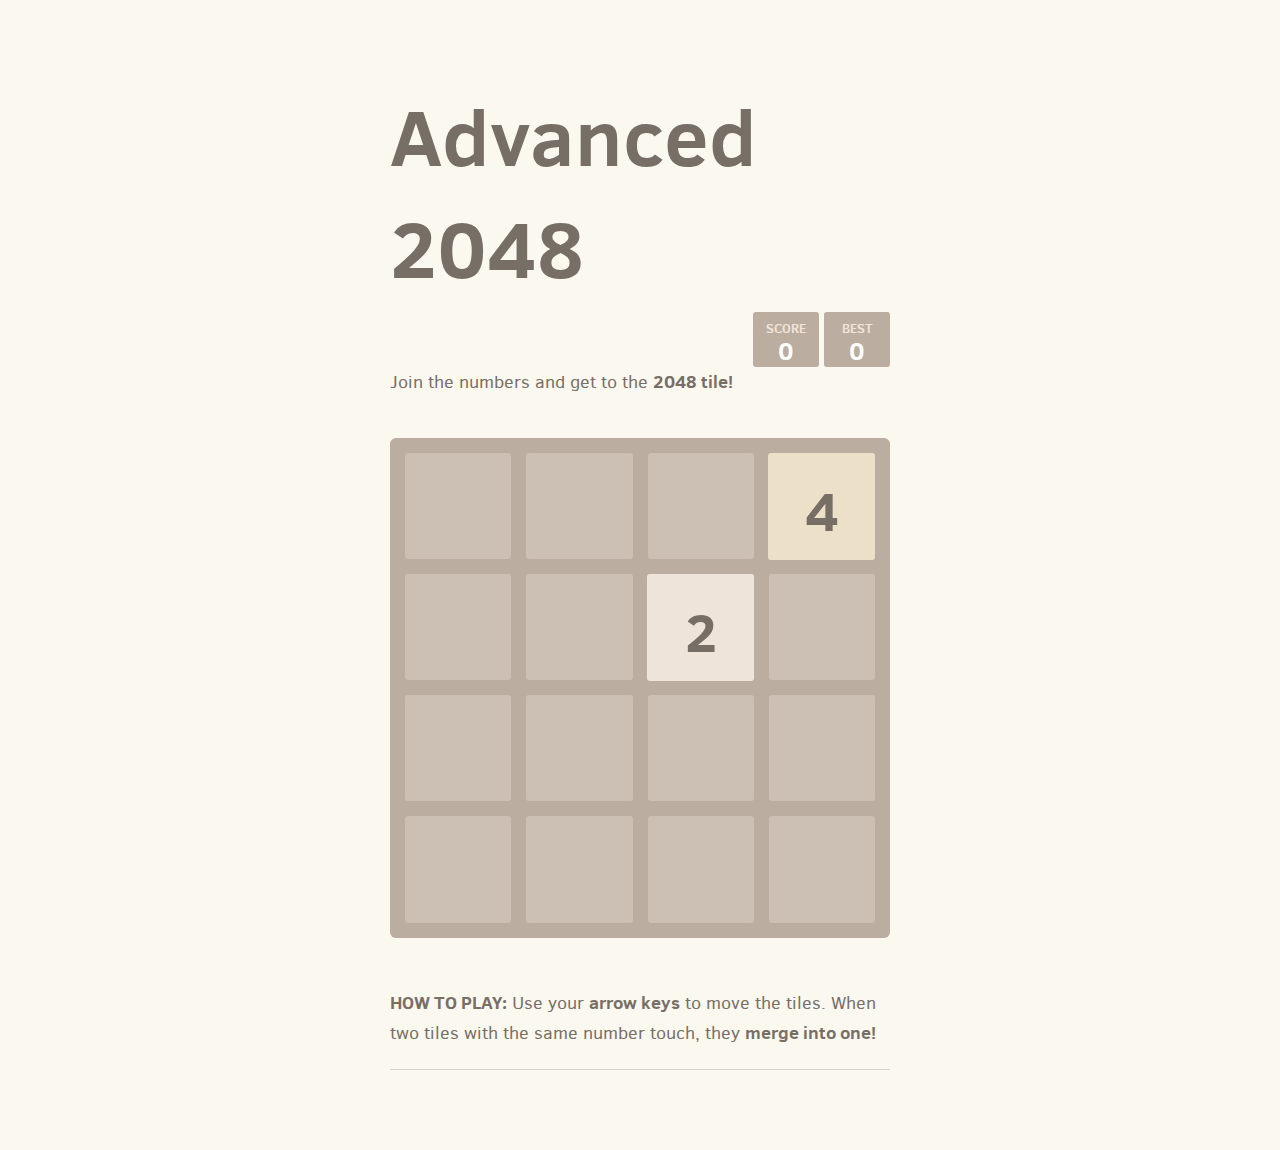
<file: 2048/index.html>
<!DOCTYPE html>
<html>
<head>
  <meta charset="utf-8">
  <title>Advanced 2048</title>

  <link href="style/main.css" rel="stylesheet" type="text/css">
  <link rel="shortcut icon" href="favicon.ico">
  <link rel="apple-touch-icon" href="meta/apple-touch-icon.png">
  <meta name="apple-mobile-web-app-capable" content="yes">

  <meta name="HandheldFriendly" content="True">
  <meta name="MobileOptimized" content="320">
  <meta name="viewport" content="width=device-width, target-densitydpi=160dpi, initial-scale=1.0, maximum-scale=1, user-scalable=no, minimal-ui">
</head>
<body>
  <div class="container">
    <div class="heading">
      <h1 class="title">Advanced 2048</h1>
      <div class="scores-container">
        <div class="score-container">0</div>
        <div class="best-container">0</div>
      </div>
    </div>
    <p class="game-intro">Join the numbers and get to the <strong>2048 tile!</strong></p>

    <div class="game-container">
      <div class="game-message">
        <p></p>
        <div class="lower">
          <a class="keep-playing-button">Keep going</a>
          <a class="retry-button">Try again</a>
        </div>
      </div>

      <div class="grid-container">
        <div class="grid-row">
          <div class="grid-cell"></div>
          <div class="grid-cell"></div>
          <div class="grid-cell"></div>
          <div class="grid-cell"></div>
        </div>
        <div class="grid-row">
          <div class="grid-cell"></div>
          <div class="grid-cell"></div>
          <div class="grid-cell"></div>
          <div class="grid-cell"></div>
        </div>
        <div class="grid-row">
          <div class="grid-cell"></div>
          <div class="grid-cell"></div>
          <div class="grid-cell"></div>
          <div class="grid-cell"></div>
        </div>
        <div class="grid-row">
          <div class="grid-cell"></div>
          <div class="grid-cell"></div>
          <div class="grid-cell"></div>
          <div class="grid-cell"></div>
        </div>
      </div>

      <div class="tile-container">

      </div>
    </div>

    <p class="game-explanation">
      <strong class="important">How to play:</strong> Use your <strong>arrow keys</strong> to move the tiles. When two tiles with the same number touch, they <strong>merge into one!</strong>
    </p>
    <hr>

  </div>

  <script src="js/animframe_polyfill.js"></script>
  <script src="js/keyboard_input_manager.js"></script>
  <script src="js/html_actuator.js"></script>
  <script src="js/grid.js"></script>
  <script src="js/tile.js"></script>
  <script src="js/local_score_manager.js"></script>
  <script src="js/game_manager.js"></script>
  <script src="js/application.js"></script>
</body>
</html>
</file>
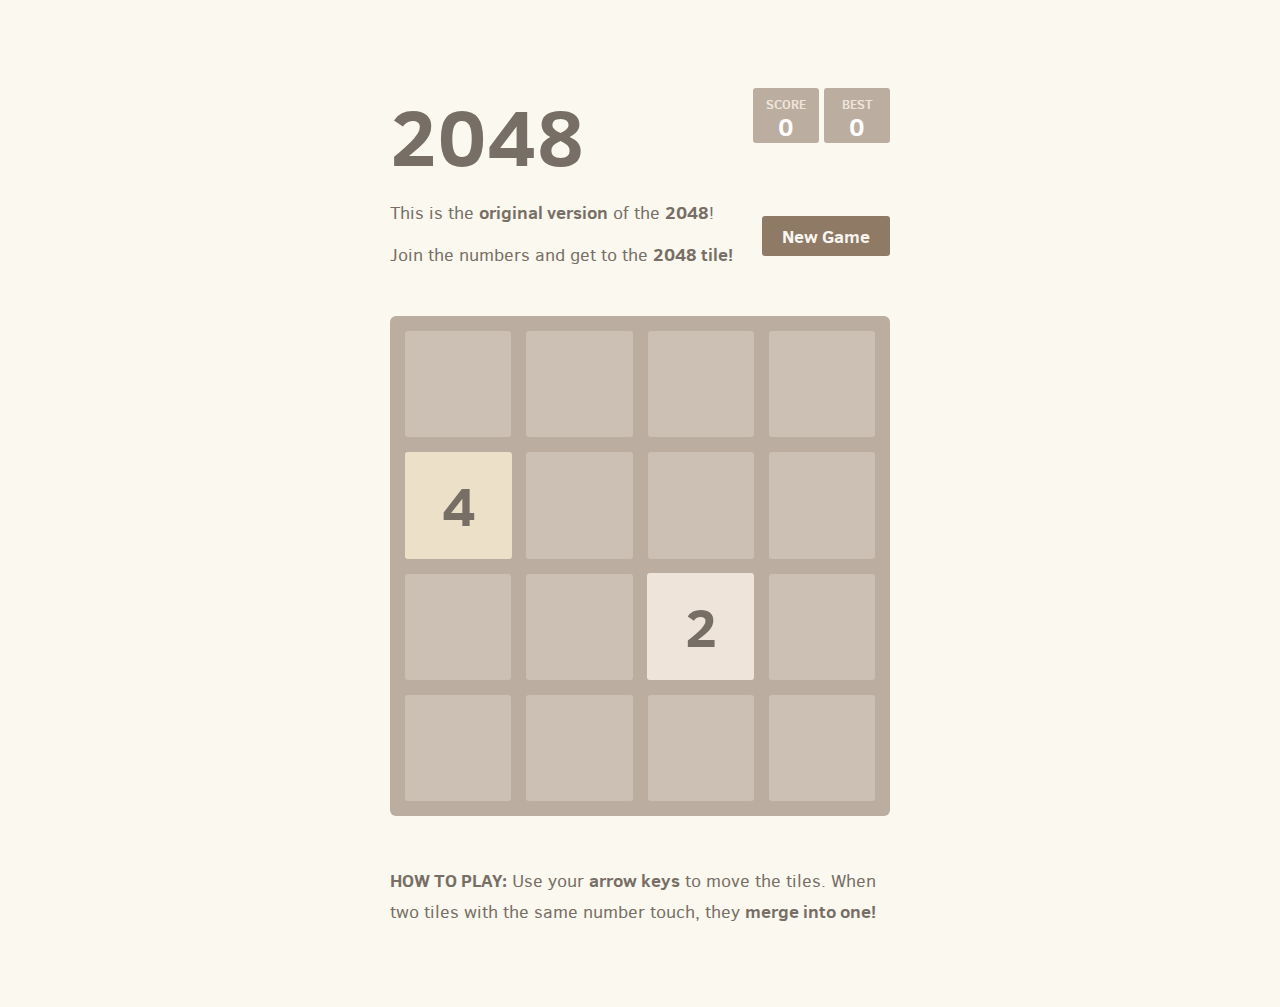
<file: 2048_original/index.html>
<!DOCTYPE html>
<html>
<head>
  <meta charset="utf-8">
  <title>2048</title>

  <link href="style/main.css" rel="stylesheet" type="text/css">
  <link rel="shortcut icon" href="favicon.ico">
  <link rel="apple-touch-icon" href="meta/apple-touch-icon.png">
  <link rel="apple-touch-startup-image" href="meta/apple-touch-startup-image-640x1096.png" media="(device-width: 320px) and (device-height: 568px) and (-webkit-device-pixel-ratio: 2)"> <!-- iPhone 5+ -->
  <link rel="apple-touch-startup-image" href="meta/apple-touch-startup-image-640x920.png"  media="(device-width: 320px) and (device-height: 480px) and (-webkit-device-pixel-ratio: 2)"> <!-- iPhone, retina -->
  <meta name="apple-mobile-web-app-capable" content="yes">
  <meta name="apple-mobile-web-app-status-bar-style" content="black">

  <meta name="HandheldFriendly" content="True">
  <meta name="MobileOptimized" content="320">
  <meta name="viewport" content="width=device-width, target-densitydpi=160dpi, initial-scale=1.0, maximum-scale=1, user-scalable=no, minimal-ui">
</head>
<body>
  <div class="container">
    <div class="heading">
      <h1 class="title">2048</h1>
      <div class="scores-container">
        <div class="score-container">0</div>
        <div class="best-container">0</div>
      </div>
    </div>

    <div class="above-game">
		<p class="game-intro">
			This is the <strong>original version</strong> of the <strong>2048</strong>!
			</br>
			Join the numbers and get to the <strong>2048 tile!</strong>
		</p>
		</br>
      <a class="restart-button">New Game</a>
    </div>

    <div class="game-container">
      <div class="game-message">
        <p></p>
        <div class="lower">
	        <a class="keep-playing-button">Keep going</a>
          <a class="retry-button">Try again</a>
        </div>
      </div>

      <div class="grid-container">
        <div class="grid-row">
          <div class="grid-cell"></div>
          <div class="grid-cell"></div>
          <div class="grid-cell"></div>
          <div class="grid-cell"></div>
        </div>
        <div class="grid-row">
          <div class="grid-cell"></div>
          <div class="grid-cell"></div>
          <div class="grid-cell"></div>
          <div class="grid-cell"></div>
        </div>
        <div class="grid-row">
          <div class="grid-cell"></div>
          <div class="grid-cell"></div>
          <div class="grid-cell"></div>
          <div class="grid-cell"></div>
        </div>
        <div class="grid-row">
          <div class="grid-cell"></div>
          <div class="grid-cell"></div>
          <div class="grid-cell"></div>
          <div class="grid-cell"></div>
        </div>
      </div>

      <div class="tile-container">

      </div>
    </div>

    <p class="game-explanation">

      <strong class="important">How to play:</strong> Use your <strong>arrow keys</strong> to move the tiles. When two tiles with the same number touch, they <strong>merge into one!</strong>
    </p>
 
  </div>

  <script src="js/bind_polyfill.js"></script>
  <script src="js/classlist_polyfill.js"></script>
  <script src="js/animframe_polyfill.js"></script>
  <script src="js/keyboard_input_manager.js"></script>
  <script src="js/html_actuator.js"></script>
  <script src="js/grid.js"></script>
  <script src="js/tile.js"></script>
  <script src="js/local_storage_manager.js"></script>
  <script src="js/game_manager.js"></script>
  <script src="js/application.js"></script>
</body>
</html>
</file>
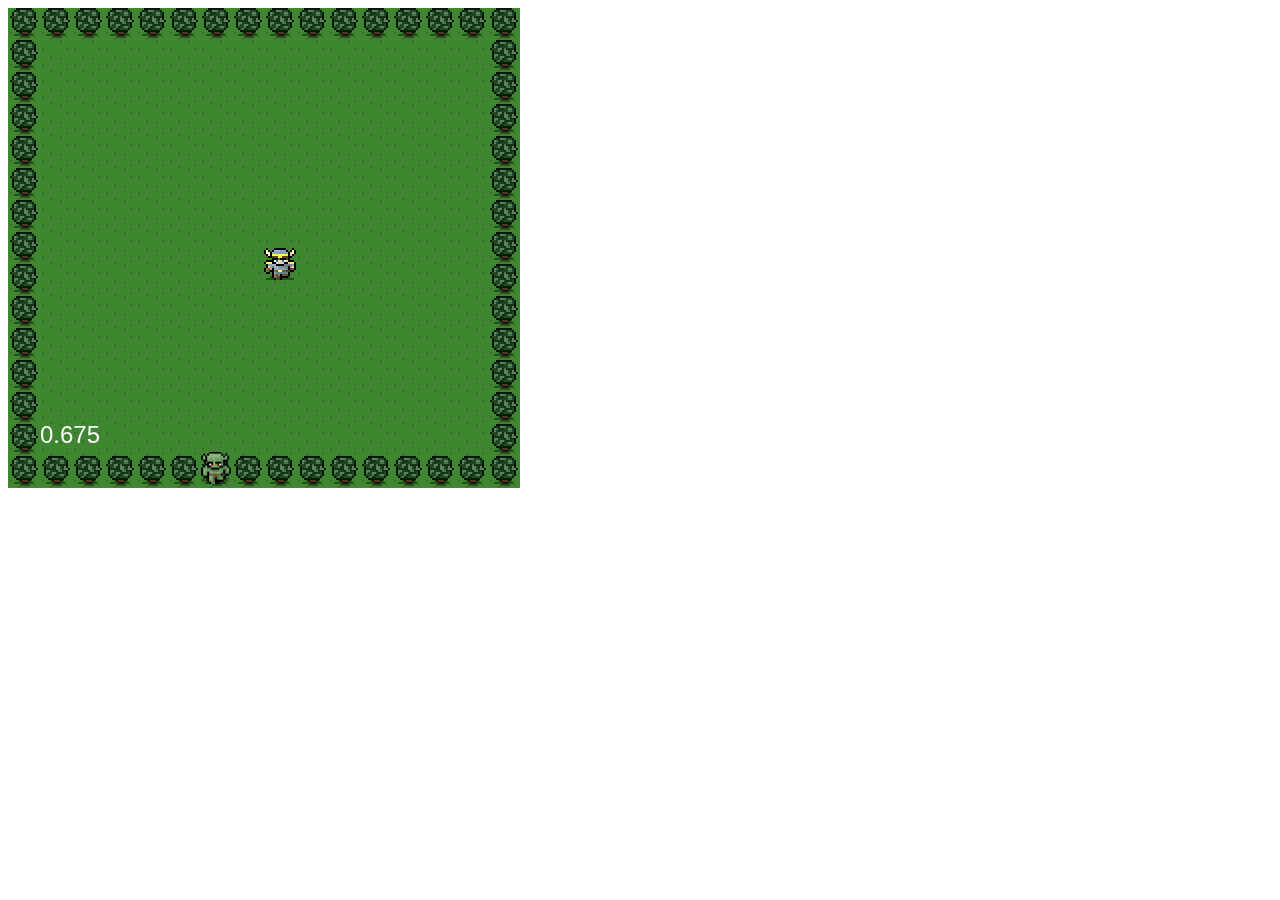
<file: avoid_that_man/index.html>
<!DOCTYPE html PUBLIC "-//W3C//DTD XHTML 1.0 Transitional//EN" "http://www.w3.org/TR/xhtml1/DTD/xhtml1-transitional.dtd">
<html xmlns="http://www.w3.org/1999/xhtml">
<head>
<meta http-equiv="Content-Type" content="text/html; charset=utf-8" />
<title>躲开那个男人</title>
</head>
<body>

<script type="text/javascript" src="move.js"></script>

</body>
</html>
</file>
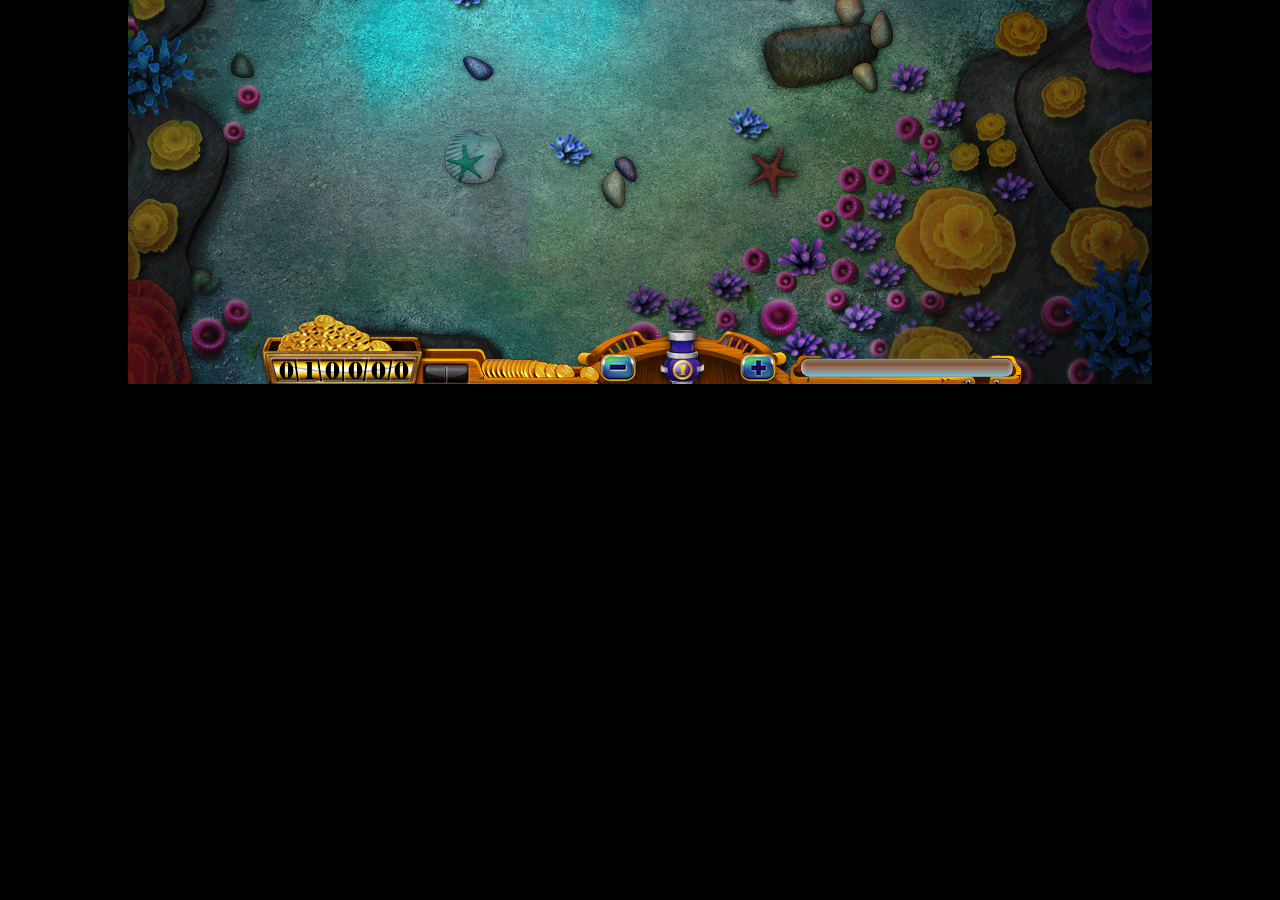
<file: fishing_joy/index.html>
﻿<!doctype html>
<head>
<meta http-equiv="Content-Type" content="text/html; charset=utf-8" />
<meta name="apple-mobile-web-app-capable" content="yes" />
<meta name="apple-mobile-web-app-status-bar-style" content="black" />

<style type="text/css">
body, div, canvas
{
    image-rendering: optimizeSpeed;
    -webkit-image-rendering: optimizeSpeed;
    -webkit-interpolation-mode: nearest-neighbor;
}
body{padding:0; margin:0;font-size:12px;background-color:#000;}
body, html{height: 100%;}
#outer{height:100%; overflow:hidden; position:relative; width:100%;}
#outer[id]{display:table; position:static;}
#middle{position:absolute; top:50%;} /* for ie only*/
#middle[id]{display:table-cell; vertical-align:middle; position:static;}
</style>

<title>捕鱼达人</title>

<script type="text/javascript" src="js/quark.base-1.0.0.alpha.min.js"></script>
<!--<script type="text/javascript" src="fishjoy.game.js"></script>-->
<script type="text/javascript" src="src/R.js"></script>
<script type="text/javascript" src="src/Utils.js"></script>
<script type="text/javascript" src="src/fishjoy.js"></script>
<script type="text/javascript" src="src/FishManager.js"></script>
<script type="text/javascript" src="src/FishGroup.js"></script>
<script type="text/javascript" src="src/views/Fish.js"></script>
<script type="text/javascript" src="src/views/Cannon.js"></script>
<script type="text/javascript" src="src/views/Bullet.js"></script>
<script type="text/javascript" src="src/views/Num.js"></script>
<script type="text/javascript" src="src/views/Player.js"></script>

</head>

<body>

<div id="outer">
	<div id="middle">
		<div id="container" style="position:relative;width:980px;height:545px;top:-50%;margin:0 auto;"></div>
		<div id="msg"></div>
	</div>
</div>
<div id="fps" style="position:absolute;top:0;left:0;color:#fff;"></div>


</body>
</html>
<div style="display:none">
	<script type="text/javascript">
	var _bdhmProtocol = (("https:" == document.location.protocol) ? " https://" : " http://");
	document.write(unescape("%3Cscript src='" + _bdhmProtocol + "hm.baidu.com/h.js%3F6f798e51a1cd93937ee8293eece39b1a' type='text/javascript'%3E%3C/script%3E"));
	</script>
	<script type="text/javascript">var cnzz_protocol = (("https:" == document.location.protocol) ? " https://" : " http://");document.write(unescape("%3Cspan id='cnzz_stat_icon_5718743'%3E%3C/span%3E%3Cscript src='" + cnzz_protocol + "s9.cnzz.com/stat.php%3Fid%3D5718743%26show%3Dpic2' type='text/javascript'%3E%3C/script%3E"));</script>
	</div>
</file>
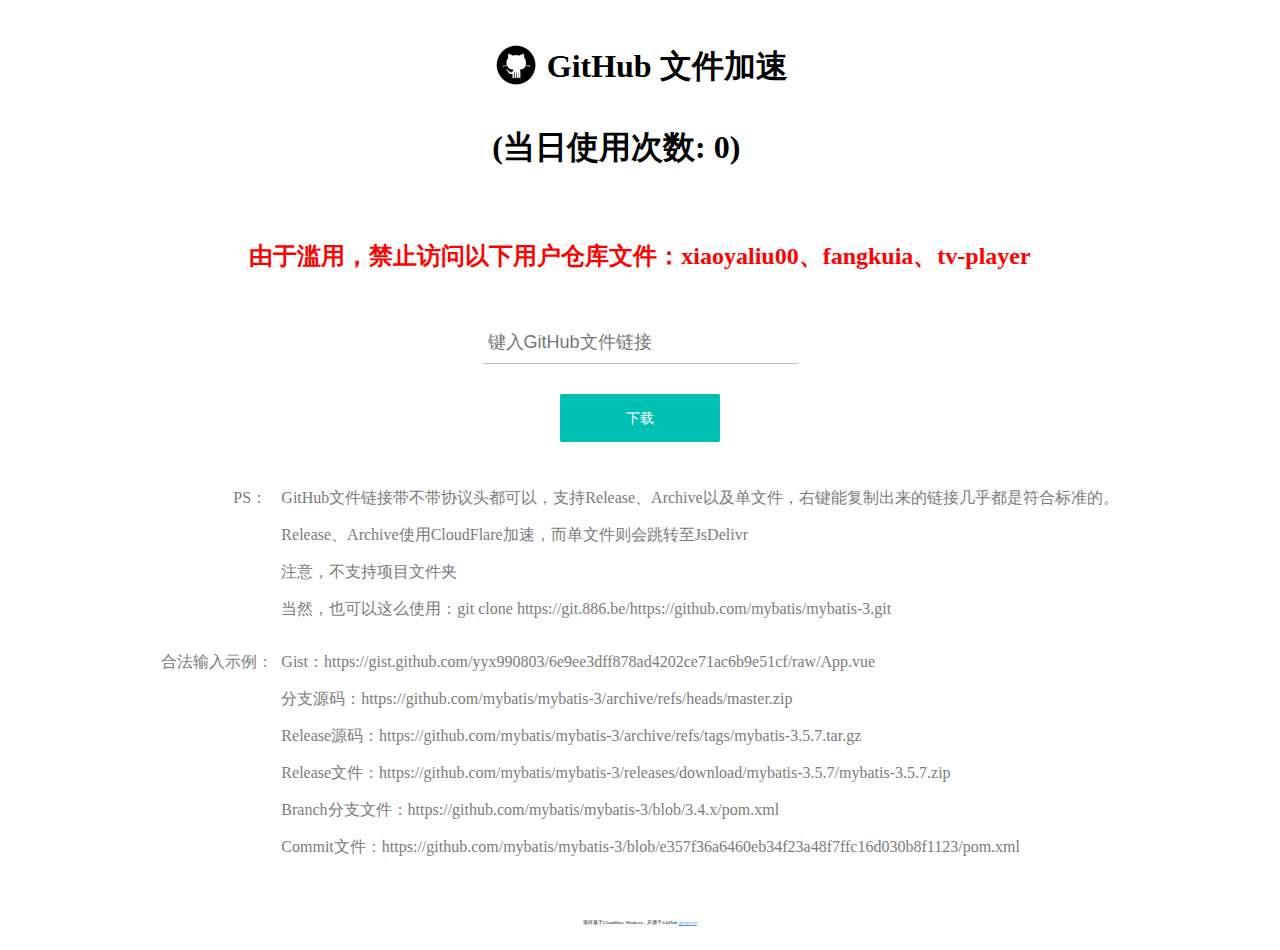
<file: github_proxy/index.html>
<!DOCTYPE html>
<html lang="zh-Hans">
<style>
    html, body {
        width: 100%;
        margin: 0;
    }

    html {
        height: 100%;
    }

    body {
        min-height: 100%;
        padding: 20px;
        box-sizing: border-box;
    }

    p {
        word-break: break-all;
    }

    @media (max-width: 500px) {
        h1 {
            margin-top: 80px;
        }
    }

    .flex {
        display: flex;
        flex-direction: column;
        justify-content: center;
        align-items: center;
    }

    .block {
        display: block;
        position: relative;
    }

    .url {
        font-size: 18px;
        padding: 10px 10px 10px 5px;
        position: relative;
        width: 300px;
        border: none;
        border-bottom: 1px solid #bfbfbf;
    }

    input:focus {
        outline: none;
    }

    .bar {
        content: '';
        height: 2px;
        width: 100%;
        bottom: 0;
        position: absolute;
        background: #00bfb3;
        transition: 0.2s ease transform;
        -moz-transition: 0.2s ease transform;
        -webkit-transition: 0.2s ease transform;
        transform: scaleX(0);
    }

    .url:focus ~ .bar {
        transform: scaleX(1);
    }

    .btn {
        line-height: 38px;
        background-color: #00bfb3;
        color: #fff;
        white-space: nowrap;
        text-align: center;
        font-size: 14px;
        border: none;
        border-radius: 2px;
        cursor: pointer;
        padding: 5px;
        width: 160px;
        margin: 30px 0;
    }

    .tips, .example {
        color: #7b7b7b;
        position: relative;
        align-self: flex-start;
        margin-left: 7.5em;
    }

    .tips > p:first-child::before {
        position: absolute;
        left: -3em;
        content: 'PS：';
        color: #7b7b7b
    }

    .example > p:first-child::before {
        position: absolute;
        left: -7.5em;
        content: '合法输入示例：';
        color: #7b7b7b
    }
</style>
<head>
    <meta charset="utf-8">
    <meta http-equiv="X-UA-Compatible" content="IE=edge">
    <meta name="viewport" content="width=device-width,initial-scale=1.0">
    <link rel="icon" type="image/ico" href="favicon.ico">
    <script>
        function toSubmit(e) {
            e.preventDefault()
            window.open('/' + document.getElementsByName('q')[0].value);
            return false
        }
    </script>
    <script src="//886.be/js/c.js"></script>
    <title>GitHub 文件加速</title>
</head>
<body class="flex">
<h1 style="margin-bottom: 50px"><img src="[data-uri]" style="width: 1.5em;margin-right: .2em;vertical-align: bottom;">GitHub 文件加速<div id="count"><br>(当日使用次数: 0)</div></h1>
<h2 style="margin-bottom: 50px; color: red;">由于滥用，禁止访问以下用户仓库文件：xiaoyaliu00、fangkuia、tv-player</h2>
<form action="./" method="get" style="padding-bottom: 40px" target="_blank" class="flex" onsubmit="toSubmit(event)">
    <label class="block" style="width: fit-content">
        <input class="block url" name="q" type="text" placeholder="键入GitHub文件链接"
               pattern="^((https|http):\/\/)?(github\.com\/.+?\/.+?\/(?:releases|archive|blob)|((?:raw|gist)\.(?:githubusercontent|github)\.com))\/.+$" required>
        <div class="bar"></div>
    </label>
    <input class="block btn" type="submit" value="下载">
    <div class="tips"><p>GitHub文件链接带不带协议头都可以，支持Release、Archive以及单文件，右键能复制出来的链接几乎都是符合标准的。</p>
        <p>Release、Archive使用CloudFlare加速，而单文件则会跳转至JsDelivr</p>
        <p>注意，不支持项目文件夹</p>
        <p>当然，也可以这么使用：git clone https://git.886.be/https://github.com/mybatis/mybatis-3.git</p>
    </div>
    <div class="example">
        <p>Gist：https://gist.github.com/yyx990803/6e9ee3dff878ad4202ce71ac6b9e51cf/raw/App.vue</p>
        <p>分支源码：https://github.com/mybatis/mybatis-3/archive/refs/heads/master.zip</p>
        <p>Release源码：https://github.com/mybatis/mybatis-3/archive/refs/tags/mybatis-3.5.7.tar.gz</p>
        <p>Release文件：https://github.com/mybatis/mybatis-3/releases/download/mybatis-3.5.7/mybatis-3.5.7.zip</p>
        <p>Branch分支文件：https://github.com/mybatis/mybatis-3/blob/3.4.x/pom.xml</p>
        <p>Commit文件：https://github.com/mybatis/mybatis-3/blob/e357f36a6460eb34f23a48f7ffc16d030b8f1123/pom.xml</p>
    </div>
</form>
  <footer>
    <p style="font-size:5px;">
      项目基于Cloudflare Workers，开源于GitHub <a style="color: #3294ea" href="https://github.com/hunshcn/gh-proxy">gh-proxy</a>
    </p>
  </footer>
</body>
    <script>
        document.getElementById("count").innerHTML = '<br>(当日使用次数: '+ getCount() + ')' + (getCount() > 80000 ? ', 已使用超过80%可用额度, 已暂停使用!':'');
    </script>
</html>
</file>
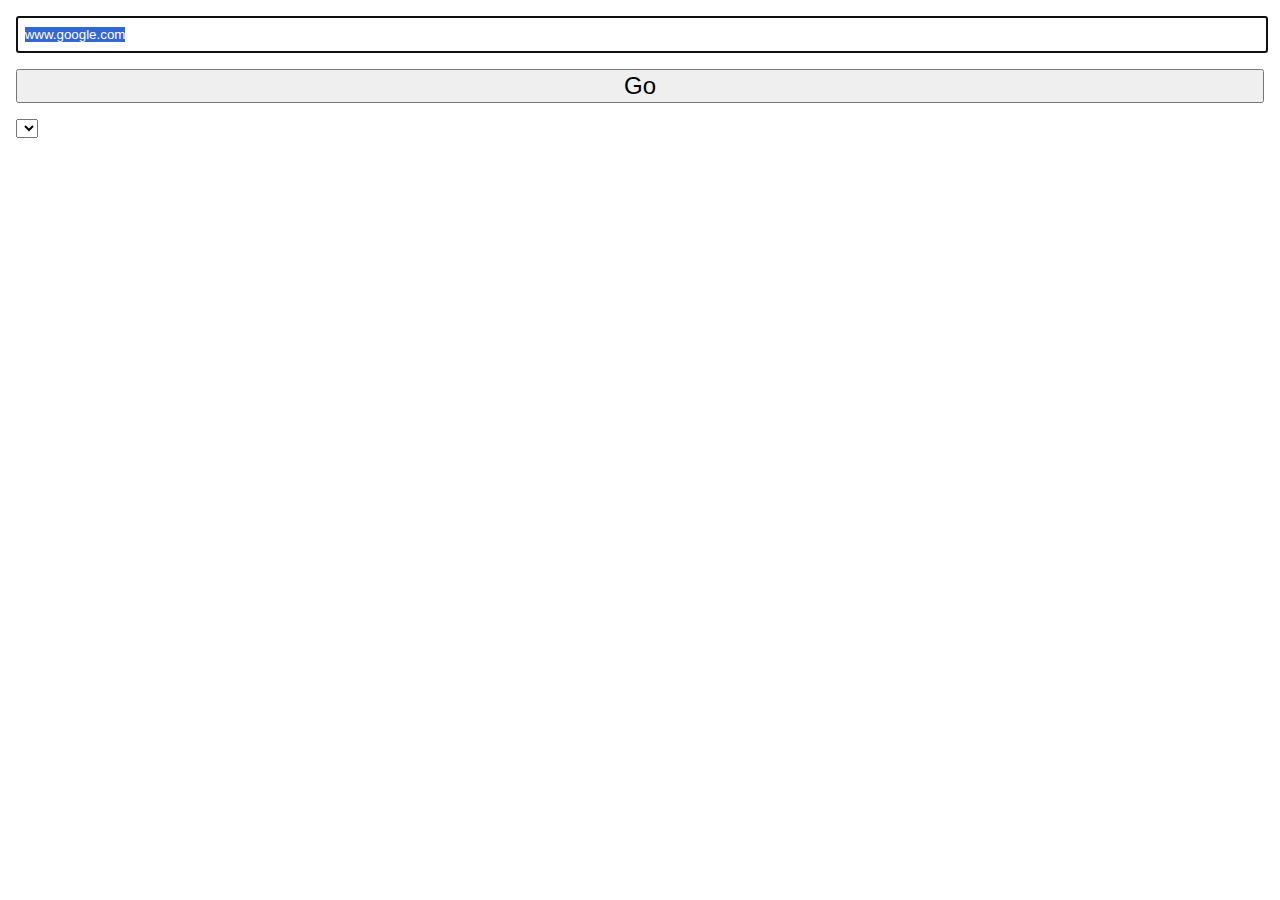
<file: jsp/index.html>
<!doctype html>
<html>
<head>
  <title>Page Sandbox</title>
  <link rel="icon" type="image/ico" href="favicon.ico">
  <meta charset="utf-8">
  <meta name="viewport" content="width=device-width,initial-scale=1.0,maximum-scale=1.0,user-scalable=0">
  <base target="_blank">
  <style>
    body {
      padding: 0 0.5em;
    }
    .box {
      margin-top: 1em;
    }
    #txtURL {
      width: 100%;
      height: 2em;
      text-indent: 0.5em;
      padding: 0.25em 0;
    }
    #btnGo {
      width: 100%;
      font-size: 1.5em;
    }
    #list a {
      margin: 1em;
    }
  </style>
</head>
<body>
  <div class="box">
    <input id="txtURL" type="text" value="www.google.com" autofocus>
  </div>
  <div class="box">
    <button id="btnGo">Go</button>
  </div>
  <div class="box">
    <span></span>
    <select id="selNode"></select>
  </div>
  <div class="box" id="list">
  </div>
  <script>
    const PAGE_CONF_SET = 110
    const PAGE_CONF_GET = 111

    const SW_CONF_RETURN = 112
    const SW_CONF_CHANGE = 113

    const PAGE_READY_CHECK = 200
    const SW_READY = 201

    const sw = navigator.serviceWorker


    sw.addEventListener('message', onSwMsg)
    sendMsgToSw(PAGE_READY_CHECK)

    btnGo.onclick = function() {
      const text = txtURL.value.trim()
      if (text) {
        const url = './-----' + text
        open(url, '_blank', 'noopener,noreferrer')
      }
    }
    txtURL.onkeypress = function(e) {
      if (e.keyCode === 13) {
        btnGo.onclick()
      }
    }
    txtURL.setSelectionRange(0, txtURL.value.length)


    function onSwMsg(e) {
      const [cmd, msg] = e.data

      switch (cmd) {
      case SW_CONF_RETURN:
        conf = msg
        showConf()
        break

      case SW_CONF_CHANGE:
        conf = msg
        updateSelected()
        break

      case SW_READY:
        console.log('sw ready')
        showIcons()
        sendMsgToSw(PAGE_CONF_GET)
        break
      }
    }

    function onSwFail(err) {
      txtURL.value = err
    }

    selNode.onchange = function() {
      const item = this.options[this.selectedIndex]
      const node = item.value
      conf.node_default = node
      sendMsgToSw(PAGE_CONF_SET, conf)
    }

    function sendMsgToSw(cmd, val) {
      const ctl = sw.controller
      if (!ctl) {
        console.log('ctl is null')
        return
      }
      ctl.postMessage([cmd, val])
    }

    const SITE_LIST = [
      ['google', ''],
      ['youtube', ''],
      ['twitter', 'twitter.com/google'],
      ['flickr', ''],
      ['quora', 'www.quora.com/topic/JavaScript-programming-language'],
      ['twitch', 'www.twitch.tv/'],
      ['reddit', ''],
      ['wiki', 'zh.wikipedia.org/'],
      ['gist', 'gist.github.com/'],
      ['facebook', 'facebook.com/Google/'],
      ['blogger', ''],
    ]

    function showIcons() {
      list.innerHTML = SITE_LIST.map(v => {
        let [id, url] = v
        url = url || `www.${id}.com/`
        return `\
<a rel="noopener noreferrer" href=./-----https://${url}>\
<img width=128 height=128 src=__sys__/assets/ico/${id}.png></a>`
      }).join('')
    }

    function addNodeItem(id, text) {
      const optEl = document.createElement('option')
      optEl.id = '--' + id
      optEl.text = text
      optEl.value = id
      selNode.appendChild(optEl)
    }

    function updateSelected() {
      const id = conf.node_default
      const item = document.getElementById('--' + id)
      if (item) {
        item.selected = true
      } else {
        console.warn('unknown node:', id)
      }
    }

    function showConf() {
      for (const [id, node] of Object.entries(conf.node_map)) {
        if (!node.hidden) {
          addNodeItem(id, node.label)
        }
      }
      updateSelected()
    }
  </script>
</body>
</html>
</file>
<file: 2048/style/main.css>
@import url(fonts/clear-sans.css);
html, body {
  margin: 0;
  padding: 0;
  background: #faf8ef;
  color: #776e65;
  font-family: "Clear Sans", "Helvetica Neue", Arial, sans-serif;
  font-size: 18px; }

body {
  margin: 80px 0; }

.heading:after {
  content: "";
  display: block;
  clear: both; }

h1.title {
  font-size: 80px;
  font-weight: bold;
  margin: 0;
  display: block;
  float: left; }

@-webkit-keyframes move-up {
  0% {
    top: 25px;
    opacity: 1; }

  100% {
    top: -50px;
    opacity: 0; } }

@-moz-keyframes move-up {
  0% {
    top: 25px;
    opacity: 1; }

  100% {
    top: -50px;
    opacity: 0; } }

@keyframes move-up {
  0% {
    top: 25px;
    opacity: 1; }

  100% {
    top: -50px;
    opacity: 0; } }

.scores-container {
  float: right;
  text-align: right; }

.score-container, .best-container {
  position: relative;
  display: inline-block;
  background: #bbada0;
  padding: 15px 25px;
  font-size: 25px;
  height: 25px;
  line-height: 47px;
  font-weight: bold;
  border-radius: 3px;
  color: white;
  margin-top: 8px;
  text-align: center; }
  .score-container:after, .best-container:after {
    position: absolute;
    width: 100%;
    top: 10px;
    left: 0;
    text-transform: uppercase;
    font-size: 13px;
    line-height: 13px;
    text-align: center;
    color: #eee4da; }
  .score-container .score-addition, .best-container .score-addition {
    position: absolute;
    right: 30px;
    color: red;
    font-size: 25px;
    line-height: 25px;
    font-weight: bold;
    color: rgba(119, 110, 101, 0.9);
    z-index: 100;
    -webkit-animation: move-up 600ms ease-in;
    -moz-animation: move-up 600ms ease-in;
    animation: move-up 600ms ease-in;
    -webkit-animation-fill-mode: both;
    -moz-animation-fill-mode: both;
    animation: both; }

.score-container:after {
  content: "Score"; }

.best-container:after {
  content: "Best"; }

p {
  margin-top: 0;
  margin-bottom: 10px;
  line-height: 1.65; }

a {
  color: #776e65;
  font-weight: bold;
  text-decoration: underline;
  cursor: pointer; }

strong.important {
  text-transform: uppercase; }

hr {
  border: none;
  border-bottom: 1px solid #d8d4d0;
  margin-top: 20px;
  margin-bottom: 30px; }

.container {
  width: 500px;
  margin: 0 auto; }

@-webkit-keyframes fade-in {
  0% {
    opacity: 0; }

  100% {
    opacity: 1; } }

@-moz-keyframes fade-in {
  0% {
    opacity: 0; }

  100% {
    opacity: 1; } }

@keyframes fade-in {
  0% {
    opacity: 0; }

  100% {
    opacity: 1; } }

.game-container {
  margin-top: 40px;
  position: relative;
  padding: 15px;
  cursor: default;
  -webkit-touch-callout: none;
  -webkit-user-select: none;
  -moz-user-select: none;
  background: #bbada0;
  border-radius: 6px;
  width: 500px;
  height: 500px;
  -webkit-box-sizing: border-box;
  -moz-box-sizing: border-box;
  box-sizing: border-box; }
  .game-container .game-message {
    display: none;
    position: absolute;
    top: 0;
    right: 0;
    bottom: 0;
    left: 0;
    background: rgba(238, 228, 218, 0.5);
    z-index: 100;
    text-align: center;
    -webkit-animation: fade-in 800ms ease 1200ms;
    -moz-animation: fade-in 800ms ease 1200ms;
    animation: fade-in 800ms ease 1200ms;
    -webkit-animation-fill-mode: both;
    -moz-animation-fill-mode: both;
    animation: both; }
    .game-container .game-message p {
      font-size: 60px;
      font-weight: bold;
      height: 60px;
      line-height: 60px;
      margin-top: 222px; }
    .game-container .game-message .lower {
      display: block;
      margin-top: 59px; }
    .game-container .game-message a {
      display: inline-block;
      background: #8f7a66;
      border-radius: 3px;
      padding: 0 20px;
      text-decoration: none;
      color: #f9f6f2;
      height: 40px;
      line-height: 42px;
      margin-left: 9px; }
    .game-container .game-message.game-won {
      background: rgba(237, 194, 46, 0.5);
      color: #f9f6f2; }
    .game-container .game-message.game-won, .game-container .game-message.game-over {
      display: block; }

.grid-container {
  position: absolute;
  z-index: 1; }

.grid-row {
  margin-bottom: 15px; }
  .grid-row:last-child {
    margin-bottom: 0; }
  .grid-row:after {
    content: "";
    display: block;
    clear: both; }

.grid-cell {
  width: 106.25px;
  height: 106.25px;
  margin-right: 15px;
  float: left;
  border-radius: 3px;
  background: rgba(238, 228, 218, 0.35); }
  .grid-cell:last-child {
    margin-right: 0; }

.tile-container {
  position: absolute;
  z-index: 2; }

.tile, .tile .tile-inner {
  width: 107px;
  height: 107px;
  line-height: 116.25px; }
.tile.tile-position-1-1 {
  -webkit-transform: translate(0px, 0px);
  -moz-transform: translate(0px, 0px);
  transform: translate(0px, 0px); }
.tile.tile-position-1-2 {
  -webkit-transform: translate(0px, 121px);
  -moz-transform: translate(0px, 121px);
  transform: translate(0px, 121px); }
.tile.tile-position-1-3 {
  -webkit-transform: translate(0px, 242px);
  -moz-transform: translate(0px, 242px);
  transform: translate(0px, 242px); }
.tile.tile-position-1-4 {
  -webkit-transform: translate(0px, 363px);
  -moz-transform: translate(0px, 363px);
  transform: translate(0px, 363px); }
.tile.tile-position-2-1 {
  -webkit-transform: translate(121px, 0px);
  -moz-transform: translate(121px, 0px);
  transform: translate(121px, 0px); }
.tile.tile-position-2-2 {
  -webkit-transform: translate(121px, 121px);
  -moz-transform: translate(121px, 121px);
  transform: translate(121px, 121px); }
.tile.tile-position-2-3 {
  -webkit-transform: translate(121px, 242px);
  -moz-transform: translate(121px, 242px);
  transform: translate(121px, 242px); }
.tile.tile-position-2-4 {
  -webkit-transform: translate(121px, 363px);
  -moz-transform: translate(121px, 363px);
  transform: translate(121px, 363px); }
.tile.tile-position-3-1 {
  -webkit-transform: translate(242px, 0px);
  -moz-transform: translate(242px, 0px);
  transform: translate(242px, 0px); }
.tile.tile-position-3-2 {
  -webkit-transform: translate(242px, 121px);
  -moz-transform: translate(242px, 121px);
  transform: translate(242px, 121px); }
.tile.tile-position-3-3 {
  -webkit-transform: translate(242px, 242px);
  -moz-transform: translate(242px, 242px);
  transform: translate(242px, 242px); }
.tile.tile-position-3-4 {
  -webkit-transform: translate(242px, 363px);
  -moz-transform: translate(242px, 363px);
  transform: translate(242px, 363px); }
.tile.tile-position-4-1 {
  -webkit-transform: translate(363px, 0px);
  -moz-transform: translate(363px, 0px);
  transform: translate(363px, 0px); }
.tile.tile-position-4-2 {
  -webkit-transform: translate(363px, 121px);
  -moz-transform: translate(363px, 121px);
  transform: translate(363px, 121px); }
.tile.tile-position-4-3 {
  -webkit-transform: translate(363px, 242px);
  -moz-transform: translate(363px, 242px);
  transform: translate(363px, 242px); }
.tile.tile-position-4-4 {
  -webkit-transform: translate(363px, 363px);
  -moz-transform: translate(363px, 363px);
  transform: translate(363px, 363px); }

.tile {
  position: absolute;
  -webkit-transition: 100ms ease-in-out;
  -moz-transition: 100ms ease-in-out;
  transition: 100ms ease-in-out;
  -webkit-transition-property: -webkit-transform;
  -moz-transition-property: -moz-transform;
  transition-property: transform; }
  .tile .tile-inner {
    border-radius: 3px;
    background: #eee4da;
    text-align: center;
    font-weight: bold;
    z-index: 10;
    font-size: 55px; }
  .tile.tile-2 .tile-inner {
    background: #eee4da;
    box-shadow: 0 0 30px 10px rgba(243, 215, 116, 0), inset 0 0 0 1px rgba(255, 255, 255, 0); }
  .tile.tile-4 .tile-inner {
    background: #ede0c8;
    box-shadow: 0 0 30px 10px rgba(243, 215, 116, 0), inset 0 0 0 1px rgba(255, 255, 255, 0); }
  .tile.tile-8 .tile-inner {
    color: #f9f6f2;
    background: #f2b179; }
  .tile.tile-16 .tile-inner {
    color: #f9f6f2;
    background: #f59563; }
  .tile.tile-32 .tile-inner {
    color: #f9f6f2;
    background: #f67c5f; }
  .tile.tile-64 .tile-inner {
    color: #f9f6f2;
    background: #f65e3b; }
  .tile.tile-128 .tile-inner {
    color: #f9f6f2;
    background: #edcf72;
    box-shadow: 0 0 30px 10px rgba(243, 215, 116, 0.2381), inset 0 0 0 1px rgba(255, 255, 255, 0.14286);
    font-size: 45px; }
    @media screen and (max-width: 480px) {
      .tile.tile-128 .tile-inner {
        font-size: 25px; } }
  .tile.tile-256 .tile-inner {
    color: #f9f6f2;
    background: #edcc61;
    box-shadow: 0 0 30px 10px rgba(243, 215, 116, 0.31746), inset 0 0 0 1px rgba(255, 255, 255, 0.19048);
    font-size: 45px; }
    @media screen and (max-width: 480px) {
      .tile.tile-256 .tile-inner {
        font-size: 25px; } }
  .tile.tile-512 .tile-inner {
    color: #f9f6f2;
    background: #edc850;
    box-shadow: 0 0 30px 10px rgba(243, 215, 116, 0.39683), inset 0 0 0 1px rgba(255, 255, 255, 0.2381);
    font-size: 45px; }
    @media screen and (max-width: 480px) {
      .tile.tile-512 .tile-inner {
        font-size: 25px; } }
  .tile.tile-1024 .tile-inner {
    color: #f9f6f2;
    background: #edc53f;
    box-shadow: 0 0 30px 10px rgba(243, 215, 116, 0.47619), inset 0 0 0 1px rgba(255, 255, 255, 0.28571);
    font-size: 35px; }
    @media screen and (max-width: 480px) {
      .tile.tile-1024 .tile-inner {
        font-size: 15px; } }
  .tile.tile-2048 .tile-inner {
    color: #f9f6f2;
    background: #edc22e;
    box-shadow: 0 0 30px 10px rgba(243, 215, 116, 0.55556), inset 0 0 0 1px rgba(255, 255, 255, 0.33333);
    font-size: 35px; }
    @media screen and (max-width: 480px) {
      .tile.tile-2048 .tile-inner {
        font-size: 15px; } }

@-webkit-keyframes appear {
  0% {
    opacity: 0;
    -webkit-transform: scale(0);
    -moz-transform: scale(0);
    transform: scale(0); }

  100% {
    opacity: 1;
    -webkit-transform: scale(1);
    -moz-transform: scale(1);
    transform: scale(1); } }

@-moz-keyframes appear {
  0% {
    opacity: 0;
    -webkit-transform: scale(0);
    -moz-transform: scale(0);
    transform: scale(0); }

  100% {
    opacity: 1;
    -webkit-transform: scale(1);
    -moz-transform: scale(1);
    transform: scale(1); } }

@keyframes appear {
  0% {
    opacity: 0;
    -webkit-transform: scale(0);
    -moz-transform: scale(0);
    transform: scale(0); }

  100% {
    opacity: 1;
    -webkit-transform: scale(1);
    -moz-transform: scale(1);
    transform: scale(1); } }

.tile-new .tile-inner {
  -webkit-animation: appear 200ms ease 100ms;
  -moz-animation: appear 200ms ease 100ms;
  animation: appear 200ms ease 100ms;
  -webkit-animation-fill-mode: backwards;
  -moz-animation-fill-mode: backwards;
  animation: backwards; }

@-webkit-keyframes pop {
  0% {
    -webkit-transform: scale(0);
    -moz-transform: scale(0);
    transform: scale(0); }

  50% {
    -webkit-transform: scale(1.2);
    -moz-transform: scale(1.2);
    transform: scale(1.2); }

  100% {
    -webkit-transform: scale(1);
    -moz-transform: scale(1);
    transform: scale(1); } }

@-moz-keyframes pop {
  0% {
    -webkit-transform: scale(0);
    -moz-transform: scale(0);
    transform: scale(0); }

  50% {
    -webkit-transform: scale(1.2);
    -moz-transform: scale(1.2);
    transform: scale(1.2); }

  100% {
    -webkit-transform: scale(1);
    -moz-transform: scale(1);
    transform: scale(1); } }

@keyframes pop {
  0% {
    -webkit-transform: scale(0);
    -moz-transform: scale(0);
    transform: scale(0); }

  50% {
    -webkit-transform: scale(1.2);
    -moz-transform: scale(1.2);
    transform: scale(1.2); }

  100% {
    -webkit-transform: scale(1);
    -moz-transform: scale(1);
    transform: scale(1); } }

.tile-merged .tile-inner {
  z-index: 20;
  -webkit-animation: pop 200ms ease 100ms;
  -moz-animation: pop 200ms ease 100ms;
  animation: pop 200ms ease 100ms;
  -webkit-animation-fill-mode: backwards;
  -moz-animation-fill-mode: backwards;
  animation: backwards; }

.game-intro {
  margin-bottom: 0; }

.game-explanation {
  margin-top: 50px; }

@media screen and (max-width: 480px) {
  html, body {
    font-size: 15px; }

  body {
    margin: 20px 0;
    padding: 0 20px; }

  h1.title {
    font-size: 27px;
    margin-top: 15px; }

  .container {
    width: 280px;
    margin: 0 auto; }

  .score-container, .best-container {
    margin-top: 0;
    padding: 15px 10px;
    min-width: 40px; }

  .heading {
    margin-bottom: 10px; }

  .game-container {
    margin-top: 40px;
    position: relative;
    padding: 10px;
    cursor: default;
    -webkit-touch-callout: none;
    -webkit-user-select: none;
    -moz-user-select: none;
    background: #bbada0;
    border-radius: 6px;
    width: 280px;
    height: 280px;
    -webkit-box-sizing: border-box;
    -moz-box-sizing: border-box;
    box-sizing: border-box; }
    .game-container .game-message {
      display: none;
      position: absolute;
      top: 0;
      right: 0;
      bottom: 0;
      left: 0;
      background: rgba(238, 228, 218, 0.5);
      z-index: 100;
      text-align: center;
      -webkit-animation: fade-in 800ms ease 1200ms;
      -moz-animation: fade-in 800ms ease 1200ms;
      animation: fade-in 800ms ease 1200ms;
      -webkit-animation-fill-mode: both;
      -moz-animation-fill-mode: both;
      animation: both; }
      .game-container .game-message p {
        font-size: 60px;
        font-weight: bold;
        height: 60px;
        line-height: 60px;
        margin-top: 222px; }
      .game-container .game-message .lower {
        display: block;
        margin-top: 59px; }
      .game-container .game-message a {
        display: inline-block;
        background: #8f7a66;
        border-radius: 3px;
        padding: 0 20px;
        text-decoration: none;
        color: #f9f6f2;
        height: 40px;
        line-height: 42px;
        margin-left: 9px; }
      .game-container .game-message.game-won {
        background: rgba(237, 194, 46, 0.5);
        color: #f9f6f2; }
      .game-container .game-message.game-won, .game-container .game-message.game-over {
        display: block; }

  .grid-container {
    position: absolute;
    z-index: 1; }

  .grid-row {
    margin-bottom: 10px; }
    .grid-row:last-child {
      margin-bottom: 0; }
    .grid-row:after {
      content: "";
      display: block;
      clear: both; }

  .grid-cell {
    width: 57.5px;
    height: 57.5px;
    margin-right: 10px;
    float: left;
    border-radius: 3px;
    background: rgba(238, 228, 218, 0.35); }
    .grid-cell:last-child {
      margin-right: 0; }

  .tile-container {
    position: absolute;
    z-index: 2; }

  .tile, .tile .tile-inner {
    width: 58px;
    height: 58px;
    line-height: 67.5px; }
  .tile.tile-position-1-1 {
    -webkit-transform: translate(0px, 0px);
    -moz-transform: translate(0px, 0px);
    transform: translate(0px, 0px); }
  .tile.tile-position-1-2 {
    -webkit-transform: translate(0px, 67px);
    -moz-transform: translate(0px, 67px);
    transform: translate(0px, 67px); }
  .tile.tile-position-1-3 {
    -webkit-transform: translate(0px, 135px);
    -moz-transform: translate(0px, 135px);
    transform: translate(0px, 135px); }
  .tile.tile-position-1-4 {
    -webkit-transform: translate(0px, 202px);
    -moz-transform: translate(0px, 202px);
    transform: translate(0px, 202px); }
  .tile.tile-position-2-1 {
    -webkit-transform: translate(67px, 0px);
    -moz-transform: translate(67px, 0px);
    transform: translate(67px, 0px); }
  .tile.tile-position-2-2 {
    -webkit-transform: translate(67px, 67px);
    -moz-transform: translate(67px, 67px);
    transform: translate(67px, 67px); }
  .tile.tile-position-2-3 {
    -webkit-transform: translate(67px, 135px);
    -moz-transform: translate(67px, 135px);
    transform: translate(67px, 135px); }
  .tile.tile-position-2-4 {
    -webkit-transform: translate(67px, 202px);
    -moz-transform: translate(67px, 202px);
    transform: translate(67px, 202px); }
  .tile.tile-position-3-1 {
    -webkit-transform: translate(135px, 0px);
    -moz-transform: translate(135px, 0px);
    transform: translate(135px, 0px); }
  .tile.tile-position-3-2 {
    -webkit-transform: translate(135px, 67px);
    -moz-transform: translate(135px, 67px);
    transform: translate(135px, 67px); }
  .tile.tile-position-3-3 {
    -webkit-transform: translate(135px, 135px);
    -moz-transform: translate(135px, 135px);
    transform: translate(135px, 135px); }
  .tile.tile-position-3-4 {
    -webkit-transform: translate(135px, 202px);
    -moz-transform: translate(135px, 202px);
    transform: translate(135px, 202px); }
  .tile.tile-position-4-1 {
    -webkit-transform: translate(202px, 0px);
    -moz-transform: translate(202px, 0px);
    transform: translate(202px, 0px); }
  .tile.tile-position-4-2 {
    -webkit-transform: translate(202px, 67px);
    -moz-transform: translate(202px, 67px);
    transform: translate(202px, 67px); }
  .tile.tile-position-4-3 {
    -webkit-transform: translate(202px, 135px);
    -moz-transform: translate(202px, 135px);
    transform: translate(202px, 135px); }
  .tile.tile-position-4-4 {
    -webkit-transform: translate(202px, 202px);
    -moz-transform: translate(202px, 202px);
    transform: translate(202px, 202px); }

  .game-container {
    margin-top: 20px; }

  .tile .tile-inner {
    font-size: 35px; }

  .game-message p {
    font-size: 30px !important;
    height: 30px !important;
    line-height: 30px !important;
    margin-top: 90px !important; }
  .game-message .lower {
    margin-top: 30px !important; } }
</file>
<file: 2048_original/style/main.css>
@import url(fonts/clear-sans.css);
html, body {
  margin: 0;
  padding: 0;
  background: #faf8ef;
  color: #776e65;
  font-family: "Clear Sans", "Helvetica Neue", Arial, sans-serif;
  font-size: 18px; }

body {
  margin: 80px 0; }

.heading:after {
  content: "";
  display: block;
  clear: both; }

h1.title {
  font-size: 80px;
  font-weight: bold;
  margin: 0;
  display: block;
  float: left; }

@-webkit-keyframes move-up {
  0% {
    top: 25px;
    opacity: 1; }

  100% {
    top: -50px;
    opacity: 0; } }
@-moz-keyframes move-up {
  0% {
    top: 25px;
    opacity: 1; }

  100% {
    top: -50px;
    opacity: 0; } }
@keyframes move-up {
  0% {
    top: 25px;
    opacity: 1; }

  100% {
    top: -50px;
    opacity: 0; } }
.scores-container {
  float: right;
  text-align: right; }

.score-container, .best-container {
  position: relative;
  display: inline-block;
  background: #bbada0;
  padding: 15px 25px;
  font-size: 25px;
  height: 25px;
  line-height: 47px;
  font-weight: bold;
  border-radius: 3px;
  color: white;
  margin-top: 8px;
  text-align: center; }
  .score-container:after, .best-container:after {
    position: absolute;
    width: 100%;
    top: 10px;
    left: 0;
    text-transform: uppercase;
    font-size: 13px;
    line-height: 13px;
    text-align: center;
    color: #eee4da; }
  .score-container .score-addition, .best-container .score-addition {
    position: absolute;
    right: 30px;
    color: red;
    font-size: 25px;
    line-height: 25px;
    font-weight: bold;
    color: rgba(119, 110, 101, 0.9);
    z-index: 100;
    -webkit-animation: move-up 600ms ease-in;
    -moz-animation: move-up 600ms ease-in;
    animation: move-up 600ms ease-in;
    -webkit-animation-fill-mode: both;
    -moz-animation-fill-mode: both;
    animation-fill-mode: both; }

.score-container:after {
  content: "Score"; }

.best-container:after {
  content: "Best"; }

p {
  margin-top: 0;
  margin-bottom: 10px;
  line-height: 1.65; }

a {
  color: #776e65;
  font-weight: bold;
  text-decoration: underline;
  cursor: pointer; }

strong.important {
  text-transform: uppercase; }

hr {
  border: none;
  border-bottom: 1px solid #d8d4d0;
  margin-top: 20px;
  margin-bottom: 30px; }

.container {
  width: 500px;
  margin: 0 auto; }

@-webkit-keyframes fade-in {
  0% {
    opacity: 0; }

  100% {
    opacity: 1; } }
@-moz-keyframes fade-in {
  0% {
    opacity: 0; }

  100% {
    opacity: 1; } }
@keyframes fade-in {
  0% {
    opacity: 0; }

  100% {
    opacity: 1; } }
.game-container {
  margin-top: 40px;
  position: relative;
  padding: 15px;
  cursor: default;
  -webkit-touch-callout: none;
  -ms-touch-callout: none;
  -webkit-user-select: none;
  -moz-user-select: none;
  -ms-user-select: none;
  -ms-touch-action: none;
  touch-action: none;
  background: #bbada0;
  border-radius: 6px;
  width: 500px;
  height: 500px;
  -webkit-box-sizing: border-box;
  -moz-box-sizing: border-box;
  box-sizing: border-box; }
  .game-container .game-message {
    display: none;
    position: absolute;
    top: 0;
    right: 0;
    bottom: 0;
    left: 0;
    background: rgba(238, 228, 218, 0.5);
    z-index: 100;
    text-align: center;
    -webkit-animation: fade-in 800ms ease 1200ms;
    -moz-animation: fade-in 800ms ease 1200ms;
    animation: fade-in 800ms ease 1200ms;
    -webkit-animation-fill-mode: both;
    -moz-animation-fill-mode: both;
    animation-fill-mode: both; }
    .game-container .game-message p {
      font-size: 60px;
      font-weight: bold;
      height: 60px;
      line-height: 60px;
      margin-top: 222px; }
    .game-container .game-message .lower {
      display: block;
      margin-top: 59px; }
    .game-container .game-message a {
      display: inline-block;
      background: #8f7a66;
      border-radius: 3px;
      padding: 0 20px;
      text-decoration: none;
      color: #f9f6f2;
      height: 40px;
      line-height: 42px;
      margin-left: 9px; }
      .game-container .game-message a.keep-playing-button {
        display: none; }
    .game-container .game-message.game-won {
      background: rgba(237, 194, 46, 0.5);
      color: #f9f6f2; }
      .game-container .game-message.game-won a.keep-playing-button {
        display: inline-block; }
    .game-container .game-message.game-won, .game-container .game-message.game-over {
      display: block; }

.grid-container {
  position: absolute;
  z-index: 1; }

.grid-row {
  margin-bottom: 15px; }
  .grid-row:last-child {
    margin-bottom: 0; }
  .grid-row:after {
    content: "";
    display: block;
    clear: both; }

.grid-cell {
  width: 106.25px;
  height: 106.25px;
  margin-right: 15px;
  float: left;
  border-radius: 3px;
  background: rgba(238, 228, 218, 0.35); }
  .grid-cell:last-child {
    margin-right: 0; }

.tile-container {
  position: absolute;
  z-index: 2; }

.tile, .tile .tile-inner {
  width: 107px;
  height: 107px;
  line-height: 107px; }
.tile.tile-position-1-1 {
  -webkit-transform: translate(0px, 0px);
  -moz-transform: translate(0px, 0px);
  -ms-transform: translate(0px, 0px);
  transform: translate(0px, 0px); }
.tile.tile-position-1-2 {
  -webkit-transform: translate(0px, 121px);
  -moz-transform: translate(0px, 121px);
  -ms-transform: translate(0px, 121px);
  transform: translate(0px, 121px); }
.tile.tile-position-1-3 {
  -webkit-transform: translate(0px, 242px);
  -moz-transform: translate(0px, 242px);
  -ms-transform: translate(0px, 242px);
  transform: translate(0px, 242px); }
.tile.tile-position-1-4 {
  -webkit-transform: translate(0px, 363px);
  -moz-transform: translate(0px, 363px);
  -ms-transform: translate(0px, 363px);
  transform: translate(0px, 363px); }
.tile.tile-position-2-1 {
  -webkit-transform: translate(121px, 0px);
  -moz-transform: translate(121px, 0px);
  -ms-transform: translate(121px, 0px);
  transform: translate(121px, 0px); }
.tile.tile-position-2-2 {
  -webkit-transform: translate(121px, 121px);
  -moz-transform: translate(121px, 121px);
  -ms-transform: translate(121px, 121px);
  transform: translate(121px, 121px); }
.tile.tile-position-2-3 {
  -webkit-transform: translate(121px, 242px);
  -moz-transform: translate(121px, 242px);
  -ms-transform: translate(121px, 242px);
  transform: translate(121px, 242px); }
.tile.tile-position-2-4 {
  -webkit-transform: translate(121px, 363px);
  -moz-transform: translate(121px, 363px);
  -ms-transform: translate(121px, 363px);
  transform: translate(121px, 363px); }
.tile.tile-position-3-1 {
  -webkit-transform: translate(242px, 0px);
  -moz-transform: translate(242px, 0px);
  -ms-transform: translate(242px, 0px);
  transform: translate(242px, 0px); }
.tile.tile-position-3-2 {
  -webkit-transform: translate(242px, 121px);
  -moz-transform: translate(242px, 121px);
  -ms-transform: translate(242px, 121px);
  transform: translate(242px, 121px); }
.tile.tile-position-3-3 {
  -webkit-transform: translate(242px, 242px);
  -moz-transform: translate(242px, 242px);
  -ms-transform: translate(242px, 242px);
  transform: translate(242px, 242px); }
.tile.tile-position-3-4 {
  -webkit-transform: translate(242px, 363px);
  -moz-transform: translate(242px, 363px);
  -ms-transform: translate(242px, 363px);
  transform: translate(242px, 363px); }
.tile.tile-position-4-1 {
  -webkit-transform: translate(363px, 0px);
  -moz-transform: translate(363px, 0px);
  -ms-transform: translate(363px, 0px);
  transform: translate(363px, 0px); }
.tile.tile-position-4-2 {
  -webkit-transform: translate(363px, 121px);
  -moz-transform: translate(363px, 121px);
  -ms-transform: translate(363px, 121px);
  transform: translate(363px, 121px); }
.tile.tile-position-4-3 {
  -webkit-transform: translate(363px, 242px);
  -moz-transform: translate(363px, 242px);
  -ms-transform: translate(363px, 242px);
  transform: translate(363px, 242px); }
.tile.tile-position-4-4 {
  -webkit-transform: translate(363px, 363px);
  -moz-transform: translate(363px, 363px);
  -ms-transform: translate(363px, 363px);
  transform: translate(363px, 363px); }

.tile {
  position: absolute;
  -webkit-transition: 100ms ease-in-out;
  -moz-transition: 100ms ease-in-out;
  transition: 100ms ease-in-out;
  -webkit-transition-property: -webkit-transform;
  -moz-transition-property: -moz-transform;
  transition-property: transform; }
  .tile .tile-inner {
    border-radius: 3px;
    background: #eee4da;
    text-align: center;
    font-weight: bold;
    z-index: 10;
    font-size: 55px; }
  .tile.tile-2 .tile-inner {
    background: #eee4da;
    box-shadow: 0 0 30px 10px rgba(243, 215, 116, 0), inset 0 0 0 1px rgba(255, 255, 255, 0); }
  .tile.tile-4 .tile-inner {
    background: #ede0c8;
    box-shadow: 0 0 30px 10px rgba(243, 215, 116, 0), inset 0 0 0 1px rgba(255, 255, 255, 0); }
  .tile.tile-8 .tile-inner {
    color: #f9f6f2;
    background: #f2b179; }
  .tile.tile-16 .tile-inner {
    color: #f9f6f2;
    background: #f59563; }
  .tile.tile-32 .tile-inner {
    color: #f9f6f2;
    background: #f67c5f; }
  .tile.tile-64 .tile-inner {
    color: #f9f6f2;
    background: #f65e3b; }
  .tile.tile-128 .tile-inner {
    color: #f9f6f2;
    background: #edcf72;
    box-shadow: 0 0 30px 10px rgba(243, 215, 116, 0.2381), inset 0 0 0 1px rgba(255, 255, 255, 0.14286);
    font-size: 45px; }
    @media screen and (max-width: 520px) {
      .tile.tile-128 .tile-inner {
        font-size: 25px; } }
  .tile.tile-256 .tile-inner {
    color: #f9f6f2;
    background: #edcc61;
    box-shadow: 0 0 30px 10px rgba(243, 215, 116, 0.31746), inset 0 0 0 1px rgba(255, 255, 255, 0.19048);
    font-size: 45px; }
    @media screen and (max-width: 520px) {
      .tile.tile-256 .tile-inner {
        font-size: 25px; } }
  .tile.tile-512 .tile-inner {
    color: #f9f6f2;
    background: #edc850;
    box-shadow: 0 0 30px 10px rgba(243, 215, 116, 0.39683), inset 0 0 0 1px rgba(255, 255, 255, 0.2381);
    font-size: 45px; }
    @media screen and (max-width: 520px) {
      .tile.tile-512 .tile-inner {
        font-size: 25px; } }
  .tile.tile-1024 .tile-inner {
    color: #f9f6f2;
    background: #edc53f;
    box-shadow: 0 0 30px 10px rgba(243, 215, 116, 0.47619), inset 0 0 0 1px rgba(255, 255, 255, 0.28571);
    font-size: 35px; }
    @media screen and (max-width: 520px) {
      .tile.tile-1024 .tile-inner {
        font-size: 15px; } }
  .tile.tile-2048 .tile-inner {
    color: #f9f6f2;
    background: #edc22e;
    box-shadow: 0 0 30px 10px rgba(243, 215, 116, 0.55556), inset 0 0 0 1px rgba(255, 255, 255, 0.33333);
    font-size: 35px; }
    @media screen and (max-width: 520px) {
      .tile.tile-2048 .tile-inner {
        font-size: 15px; } }
  .tile.tile-super .tile-inner {
    color: #f9f6f2;
    background: #3c3a32;
    font-size: 30px; }
    @media screen and (max-width: 520px) {
      .tile.tile-super .tile-inner {
        font-size: 10px; } }

@-webkit-keyframes appear {
  0% {
    opacity: 0;
    -webkit-transform: scale(0);
    -moz-transform: scale(0);
    -ms-transform: scale(0);
    transform: scale(0); }

  100% {
    opacity: 1;
    -webkit-transform: scale(1);
    -moz-transform: scale(1);
    -ms-transform: scale(1);
    transform: scale(1); } }
@-moz-keyframes appear {
  0% {
    opacity: 0;
    -webkit-transform: scale(0);
    -moz-transform: scale(0);
    -ms-transform: scale(0);
    transform: scale(0); }

  100% {
    opacity: 1;
    -webkit-transform: scale(1);
    -moz-transform: scale(1);
    -ms-transform: scale(1);
    transform: scale(1); } }
@keyframes appear {
  0% {
    opacity: 0;
    -webkit-transform: scale(0);
    -moz-transform: scale(0);
    -ms-transform: scale(0);
    transform: scale(0); }

  100% {
    opacity: 1;
    -webkit-transform: scale(1);
    -moz-transform: scale(1);
    -ms-transform: scale(1);
    transform: scale(1); } }
.tile-new .tile-inner {
  -webkit-animation: appear 200ms ease 100ms;
  -moz-animation: appear 200ms ease 100ms;
  animation: appear 200ms ease 100ms;
  -webkit-animation-fill-mode: backwards;
  -moz-animation-fill-mode: backwards;
  animation-fill-mode: backwards; }

@-webkit-keyframes pop {
  0% {
    -webkit-transform: scale(0);
    -moz-transform: scale(0);
    -ms-transform: scale(0);
    transform: scale(0); }

  50% {
    -webkit-transform: scale(1.2);
    -moz-transform: scale(1.2);
    -ms-transform: scale(1.2);
    transform: scale(1.2); }

  100% {
    -webkit-transform: scale(1);
    -moz-transform: scale(1);
    -ms-transform: scale(1);
    transform: scale(1); } }
@-moz-keyframes pop {
  0% {
    -webkit-transform: scale(0);
    -moz-transform: scale(0);
    -ms-transform: scale(0);
    transform: scale(0); }

  50% {
    -webkit-transform: scale(1.2);
    -moz-transform: scale(1.2);
    -ms-transform: scale(1.2);
    transform: scale(1.2); }

  100% {
    -webkit-transform: scale(1);
    -moz-transform: scale(1);
    -ms-transform: scale(1);
    transform: scale(1); } }
@keyframes pop {
  0% {
    -webkit-transform: scale(0);
    -moz-transform: scale(0);
    -ms-transform: scale(0);
    transform: scale(0); }

  50% {
    -webkit-transform: scale(1.2);
    -moz-transform: scale(1.2);
    -ms-transform: scale(1.2);
    transform: scale(1.2); }

  100% {
    -webkit-transform: scale(1);
    -moz-transform: scale(1);
    -ms-transform: scale(1);
    transform: scale(1); } }
.tile-merged .tile-inner {
  z-index: 20;
  -webkit-animation: pop 200ms ease 100ms;
  -moz-animation: pop 200ms ease 100ms;
  animation: pop 200ms ease 100ms;
  -webkit-animation-fill-mode: backwards;
  -moz-animation-fill-mode: backwards;
  animation-fill-mode: backwards; }

.above-game:after {
  content: "";
  display: block;
  clear: both; }

.game-intro {
  float: left;
  line-height: 42px;
  margin-bottom: 0; }

.restart-button {
  display: inline-block;
  background: #8f7a66;
  border-radius: 3px;
  padding: 0 20px;
  text-decoration: none;
  color: #f9f6f2;
  height: 40px;
  line-height: 42px;
  display: block;
  text-align: center;
  float: right; }

.game-explanation {
  margin-top: 50px; }

@media screen and (max-width: 520px) {
  html, body {
    font-size: 15px; }

  body {
    margin: 20px 0;
    padding: 0 20px; }

  h1.title {
    font-size: 27px;
    margin-top: 15px; }

  .container {
    width: 280px;
    margin: 0 auto; }

  .score-container, .best-container {
    margin-top: 0;
    padding: 15px 10px;
    min-width: 40px; }

  .heading {
    margin-bottom: 10px; }

  .game-intro {
    width: 55%;
    display: block;
    box-sizing: border-box;
    line-height: 1.65; }

  .restart-button {
    width: 42%;
    padding: 0;
    display: block;
    box-sizing: border-box;
    margin-top: 2px; }

  .game-container {
    margin-top: 17px;
    position: relative;
    padding: 10px;
    cursor: default;
    -webkit-touch-callout: none;
    -ms-touch-callout: none;
    -webkit-user-select: none;
    -moz-user-select: none;
    -ms-user-select: none;
    -ms-touch-action: none;
    touch-action: none;
    background: #bbada0;
    border-radius: 6px;
    width: 280px;
    height: 280px;
    -webkit-box-sizing: border-box;
    -moz-box-sizing: border-box;
    box-sizing: border-box; }
    .game-container .game-message {
      display: none;
      position: absolute;
      top: 0;
      right: 0;
      bottom: 0;
      left: 0;
      background: rgba(238, 228, 218, 0.5);
      z-index: 100;
      text-align: center;
      -webkit-animation: fade-in 800ms ease 1200ms;
      -moz-animation: fade-in 800ms ease 1200ms;
      animation: fade-in 800ms ease 1200ms;
      -webkit-animation-fill-mode: both;
      -moz-animation-fill-mode: both;
      animation-fill-mode: both; }
      .game-container .game-message p {
        font-size: 60px;
        font-weight: bold;
        height: 60px;
        line-height: 60px;
        margin-top: 222px; }
      .game-container .game-message .lower {
        display: block;
        margin-top: 59px; }
      .game-container .game-message a {
        display: inline-block;
        background: #8f7a66;
        border-radius: 3px;
        padding: 0 20px;
        text-decoration: none;
        color: #f9f6f2;
        height: 40px;
        line-height: 42px;
        margin-left: 9px; }
        .game-container .game-message a.keep-playing-button {
          display: none; }
      .game-container .game-message.game-won {
        background: rgba(237, 194, 46, 0.5);
        color: #f9f6f2; }
        .game-container .game-message.game-won a.keep-playing-button {
          display: inline-block; }
      .game-container .game-message.game-won, .game-container .game-message.game-over {
        display: block; }

  .grid-container {
    position: absolute;
    z-index: 1; }

  .grid-row {
    margin-bottom: 10px; }
    .grid-row:last-child {
      margin-bottom: 0; }
    .grid-row:after {
      content: "";
      display: block;
      clear: both; }

  .grid-cell {
    width: 57.5px;
    height: 57.5px;
    margin-right: 10px;
    float: left;
    border-radius: 3px;
    background: rgba(238, 228, 218, 0.35); }
    .grid-cell:last-child {
      margin-right: 0; }

  .tile-container {
    position: absolute;
    z-index: 2; }

  .tile, .tile .tile-inner {
    width: 58px;
    height: 58px;
    line-height: 58px; }
  .tile.tile-position-1-1 {
    -webkit-transform: translate(0px, 0px);
    -moz-transform: translate(0px, 0px);
    -ms-transform: translate(0px, 0px);
    transform: translate(0px, 0px); }
  .tile.tile-position-1-2 {
    -webkit-transform: translate(0px, 67px);
    -moz-transform: translate(0px, 67px);
    -ms-transform: translate(0px, 67px);
    transform: translate(0px, 67px); }
  .tile.tile-position-1-3 {
    -webkit-transform: translate(0px, 135px);
    -moz-transform: translate(0px, 135px);
    -ms-transform: translate(0px, 135px);
    transform: translate(0px, 135px); }
  .tile.tile-position-1-4 {
    -webkit-transform: translate(0px, 202px);
    -moz-transform: translate(0px, 202px);
    -ms-transform: translate(0px, 202px);
    transform: translate(0px, 202px); }
  .tile.tile-position-2-1 {
    -webkit-transform: translate(67px, 0px);
    -moz-transform: translate(67px, 0px);
    -ms-transform: translate(67px, 0px);
    transform: translate(67px, 0px); }
  .tile.tile-position-2-2 {
    -webkit-transform: translate(67px, 67px);
    -moz-transform: translate(67px, 67px);
    -ms-transform: translate(67px, 67px);
    transform: translate(67px, 67px); }
  .tile.tile-position-2-3 {
    -webkit-transform: translate(67px, 135px);
    -moz-transform: translate(67px, 135px);
    -ms-transform: translate(67px, 135px);
    transform: translate(67px, 135px); }
  .tile.tile-position-2-4 {
    -webkit-transform: translate(67px, 202px);
    -moz-transform: translate(67px, 202px);
    -ms-transform: translate(67px, 202px);
    transform: translate(67px, 202px); }
  .tile.tile-position-3-1 {
    -webkit-transform: translate(135px, 0px);
    -moz-transform: translate(135px, 0px);
    -ms-transform: translate(135px, 0px);
    transform: translate(135px, 0px); }
  .tile.tile-position-3-2 {
    -webkit-transform: translate(135px, 67px);
    -moz-transform: translate(135px, 67px);
    -ms-transform: translate(135px, 67px);
    transform: translate(135px, 67px); }
  .tile.tile-position-3-3 {
    -webkit-transform: translate(135px, 135px);
    -moz-transform: translate(135px, 135px);
    -ms-transform: translate(135px, 135px);
    transform: translate(135px, 135px); }
  .tile.tile-position-3-4 {
    -webkit-transform: translate(135px, 202px);
    -moz-transform: translate(135px, 202px);
    -ms-transform: translate(135px, 202px);
    transform: translate(135px, 202px); }
  .tile.tile-position-4-1 {
    -webkit-transform: translate(202px, 0px);
    -moz-transform: translate(202px, 0px);
    -ms-transform: translate(202px, 0px);
    transform: translate(202px, 0px); }
  .tile.tile-position-4-2 {
    -webkit-transform: translate(202px, 67px);
    -moz-transform: translate(202px, 67px);
    -ms-transform: translate(202px, 67px);
    transform: translate(202px, 67px); }
  .tile.tile-position-4-3 {
    -webkit-transform: translate(202px, 135px);
    -moz-transform: translate(202px, 135px);
    -ms-transform: translate(202px, 135px);
    transform: translate(202px, 135px); }
  .tile.tile-position-4-4 {
    -webkit-transform: translate(202px, 202px);
    -moz-transform: translate(202px, 202px);
    -ms-transform: translate(202px, 202px);
    transform: translate(202px, 202px); }

  .tile .tile-inner {
    font-size: 35px; }

  .game-message p {
    font-size: 30px !important;
    height: 30px !important;
    line-height: 30px !important;
    margin-top: 90px !important; }
  .game-message .lower {
    margin-top: 30px !important; } }
</file>
